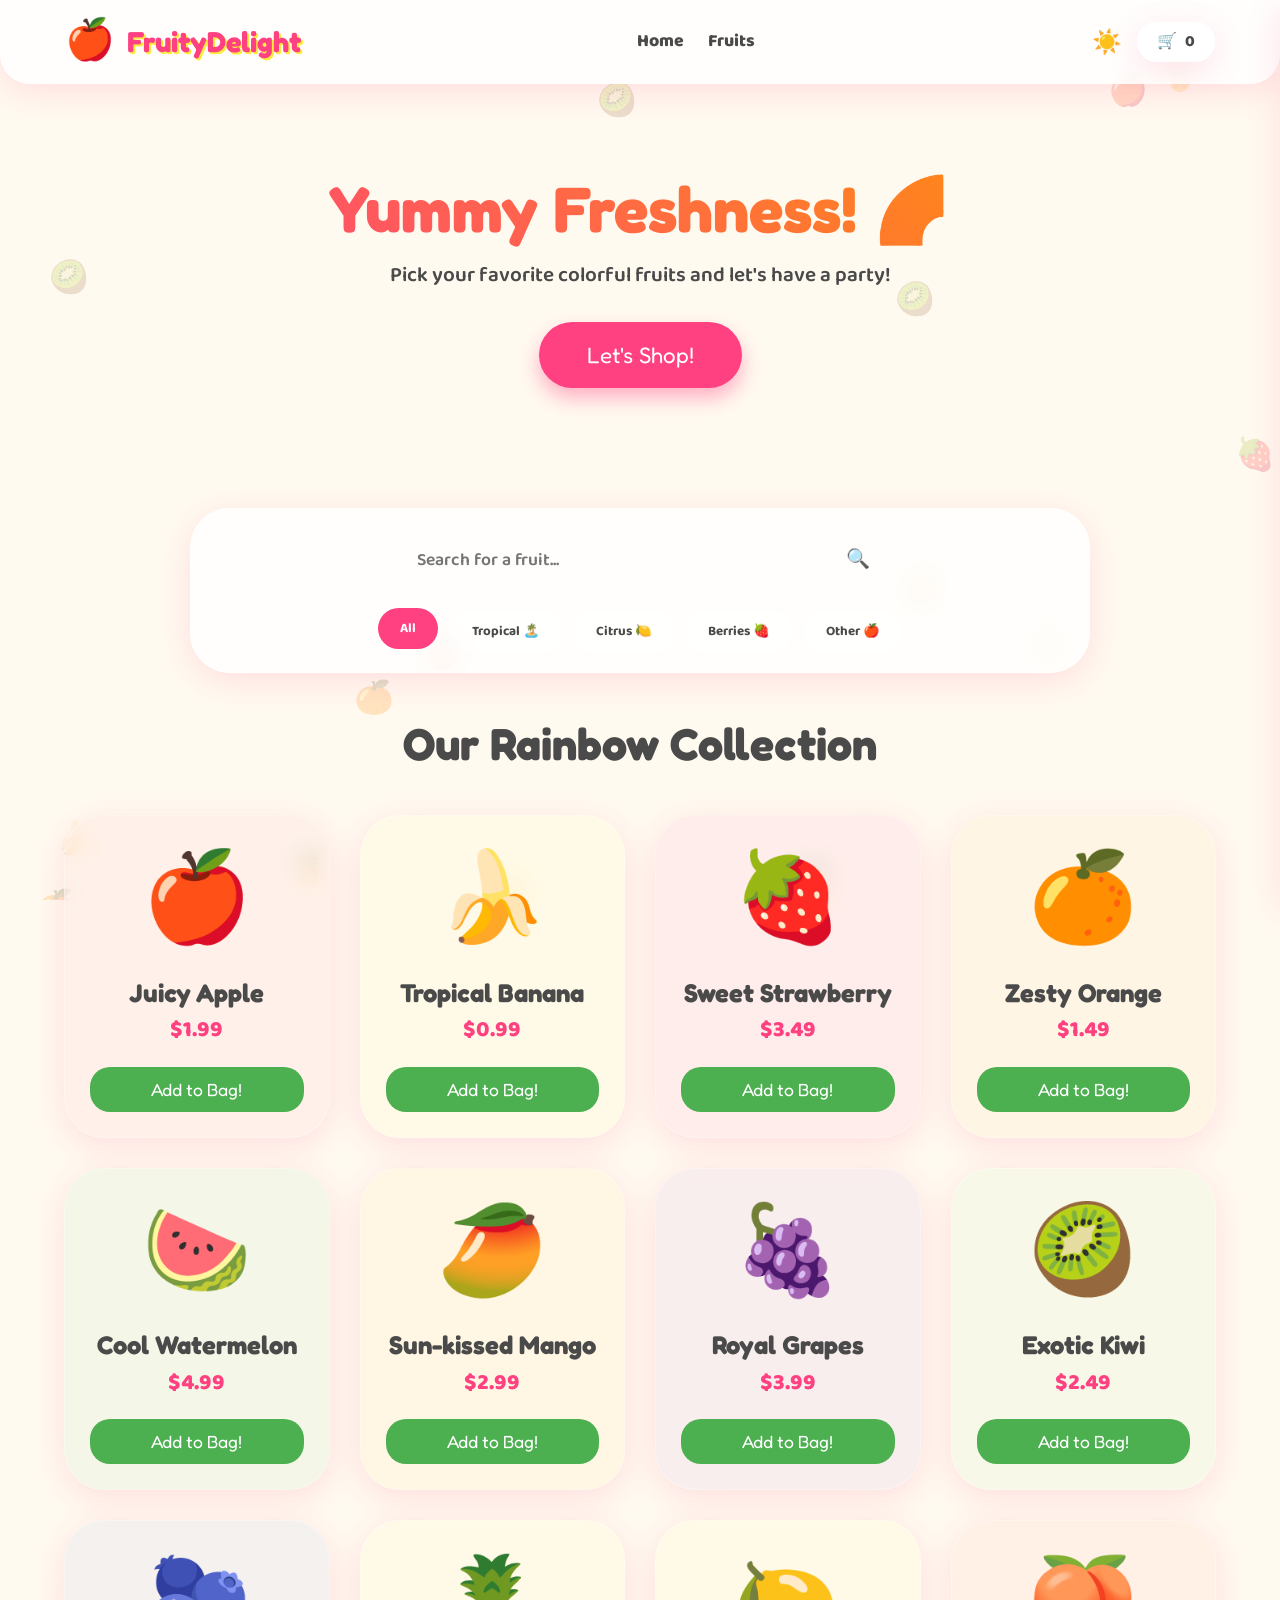
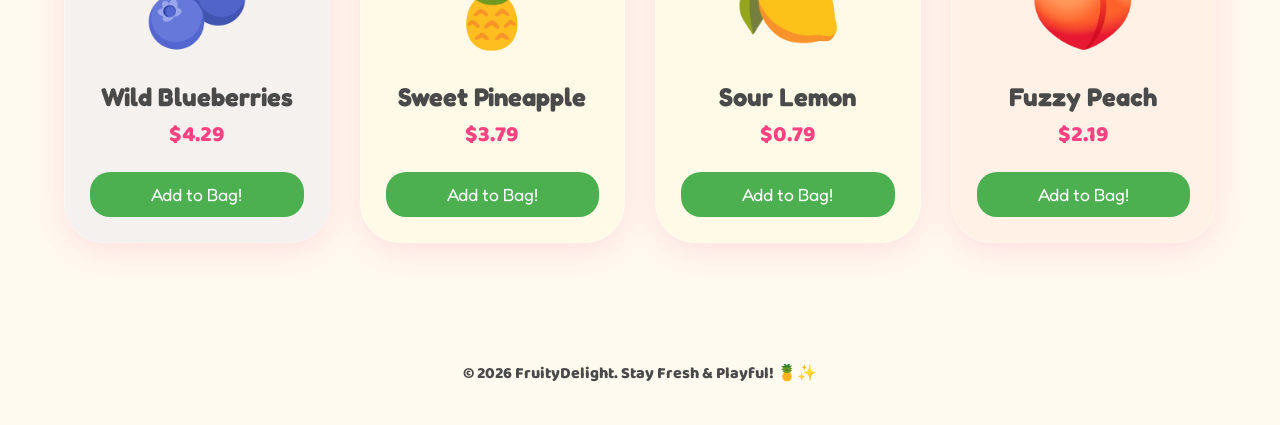
<file: Frontend/Fruit store/index.html>
<!DOCTYPE html>
<html lang="en">
<head>
    <meta charset="UTF-8">
    <meta name="viewport" content="width=device-width, initial-scale=1.0">
    <title>Fruity Delight - The Most Fun Fruit Store!</title>
    <!-- Playful Google Fonts -->
    <link href="https://fonts.googleapis.com/css2?family=Fredoka+One&family=Baloo+2:wght@400;600;800&display=swap" rel="stylesheet">
    <link rel="stylesheet" href="styles.css">
</head>
<body class="light-theme">
    <div class="bg-decorations" id="bg-decorations">
        <!-- Floating fruits will be added here by JS -->
    </div>

    <header class="main-header glass">
        <div class="logo">
            <span class="logo-icon bounce-animation">🍎</span>
            <h1>FruityDelight</h1>
        </div>
        <nav>
            <ul>
                <li><a href="#home">Home</a></li>
                <li><a href="#products">Fruits</a></li>
            </ul>
        </nav>
        <div class="header-actions">
            <button id="theme-toggle" class="icon-btn theme-toggle" title="Toggle Day/Night Mode">
                <span class="sun-icon">☀️</span>
                <span class="moon-icon">🌙</span>
            </button>
            <div class="cart-summary glass" id="cart-summary-btn">
                <span class="cart-icon">🛒</span>
                <span id="cart-count">0</span>
            </div>
        </div>
    </header>

    <main>
        <section id="home" class="hero">
            <div class="hero-content">
                <h2 class="wobble-text">Yummy Freshness! 🌈</h2>
                <p>Pick your favorite colorful fruits and let's have a party!</p>
                <button class="cta-button pulse-animation">Let's Shop!</button>
            </div>
        </section>

        <section id="products" class="product-section">
            <div class="controls-container glass">
                <div class="search-box">
                    <input type="text" id="search-input" placeholder="Search for a fruit...">
                    <span class="search-icon">🔍</span>
                </div>
                <div class="filter-categories" id="filter-categories">
                    <button class="filter-btn active" data-category="all">All</button>
                    <button class="filter-btn" data-category="Tropical">Tropical 🏝️</button>
                    <button class="filter-btn" data-category="Citrus">Citrus 🍋</button>
                    <button class="filter-btn" data-category="Berries">Berries 🍓</button>
                    <button class="filter-btn" data-category="Other">Other 🍎</button>
                </div>
            </div>

            <h2 class="section-title">Our Rainbow Collection</h2>
            <div id="product-grid" class="product-grid">
                <!-- Products will be injected here by app.js -->
            </div>
        </section>
    </main>

    <!-- Cart Drawer -->
    <div id="cart-drawer" class="cart-drawer glass">
        <div class="drawer-header">
            <h3>Your Fruity Bag 🛍️</h3>
            <button id="close-drawer" class="close-btn">&times;</button>
        </div>
        <div id="cart-items-container" class="cart-items-list">
            <!-- Cart items will be injected here -->
            <div class="empty-cart-msg">Your bag is empty! Fill it with colors! 🌈</div>
        </div>
        <div class="drawer-footer">
            <div class="total-section">
                <span>Total:</span>
                <span id="cart-total-price">$0.00</span>
            </div>
            <button class="checkout-btn">Checkout Now! 🚀</button>
        </div>
    </div>
    <div id="drawer-overlay" class="drawer-overlay"></div>

    <!-- Product Detail Modal -->
    <div id="product-modal" class="modal">
        <div class="modal-content glass">
            <button id="close-modal" class="close-btn">&times;</button>
            <div id="modal-body" class="modal-inner">
                <!-- Modal content will be injected here -->
            </div>
        </div>
    </div>

    <footer class="main-footer">
        <p>&copy; 2026 FruityDelight. Stay Fresh & Playful! 🍍✨</p>
    </footer>

    <script src="app.js"></script>
</body>
</html>
</file>
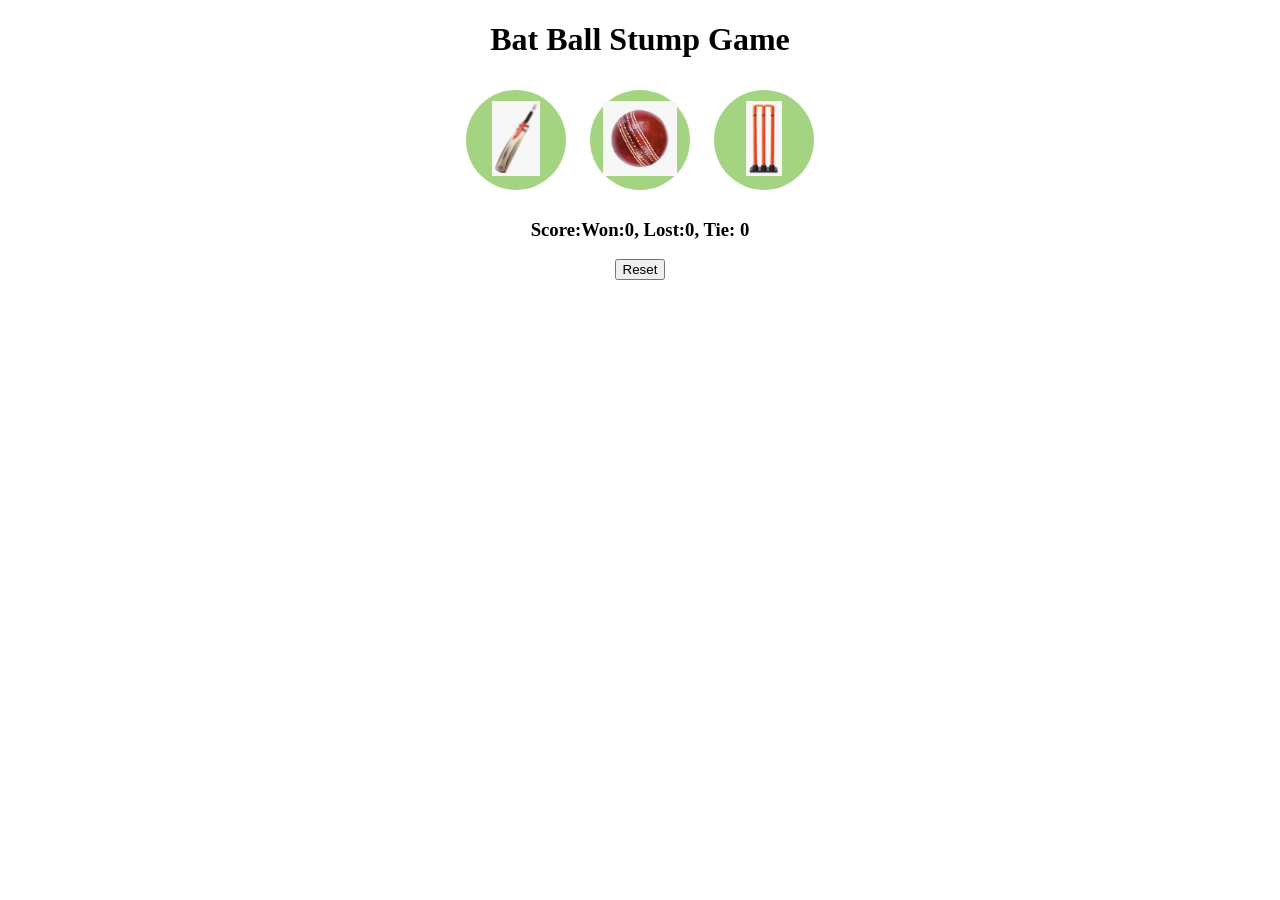
<file: Frontend/CricketGame/cricket.html>
<!DOCTYPE html>
<html lang="en">
<head>
  <title>Cricket Game</title>
  <link rel="stylesheet" href="cricket.css">
</head>
<body>
  <h1>Bat Ball Stump Game</h1>

  <button class="choice-button" onclick="
  let computerChoice = generateComputerChoice();
  let resultMsg = getResult('Bat', computerChoice);
  showResult('Bat', computerChoice, resultMsg);
  ">
    <img src="images/bat.jpeg" alt="Bat Image" class="choice-image">  
  </button>

  <button class="choice-button" onclick="
    computerChoice = generateComputerChoice();
    resultMsg = getResult('Ball', computerChoice);
    showResult('Ball', computerChoice, resultMsg);
  ">
    <img src="images/ball.jpeg" alt="Ball Image" class="choice-image">  
  </button>

  <button class="choice-button" onclick="
    computerChoice = generateComputerChoice();
    resultMsg = getResult('Stump', computerChoice);
    showResult('Stump', computerChoice, resultMsg);
  ">
    <img src="images/wicket.jpeg" alt="Stump Image" class="choice-image">
  </button>

  <h3 id="user-move"></h3>
  <h3 id="computer-move"></h3>
  <h3 id="result"></h3>
  <h3 id="score"></h3>

  <button onclick="localStorage.clear()
      resetScore();
  ">Reset</button>

  <script>
    let scoreStr = localStorage.getItem('Score');
    let score;
    resetScore(scoreStr);

    function resetScore(scoreStr) {
      score = scoreStr ? JSON.parse(scoreStr) : {
        win: 0,
        lost: 0,
        tie: 0,
      };

      score.displayScore = function() {
        return `Score:Won:${score.win}, Lost:${score.lost}, Tie: ${score.tie}`;
      };

      showResult();
    }

    function generateComputerChoice() {
      //This will generate random number between 0 and 3
      let randomNumber = Math.random() * 3;
      if (randomNumber > 0 && randomNumber <= 1) {
        return 'Bat';
      } else if (randomNumber > 1 && randomNumber <= 2) {
        return 'Ball';
      } else {
        return 'Stump'
      }
    }

    function getResult(userMove, computerMove) {
      if (userMove === 'Bat') {
        if (computerMove === 'Ball') {
          score.win++;
          return 'User won.';
        } else if (computerMove === 'Bat') {
          score.tie++;
          return `It's a tie`;
        } else if (computerMove === 'Stump') {
          score.lost++;
          return 'Computer has won';
        }
      } else if (userMove === 'Ball') {
        if (computerMove === 'Ball') {
          score.tie++;
          return `It's a tie`;
        } else if (computerMove === 'Bat') {
          score.lost++;
          return 'Computer has won';
        } else if (computerMove === 'Stump') {
          score.win++;
          return 'User won.';
        }
      } else {
        if (computerMove === 'Ball') {
          score.lost++;
          return 'Computer has won';
        } else if (computerMove === 'Bat') {
          score.win++;
          return 'User won.';
        } else if (computerMove === 'Stump') {
          score.tie++;
          return `It's a tie`;
        }
      }
    }

    function showResult(userMove, computerMove, result) {
      localStorage.setItem('Score', JSON.stringify(score));
      
      document.querySelector('#user-move').innerText = 
        userMove ? `You have chosen ${userMove}` : '';
      
      document.querySelector('#computer-move').innerText =
        computerMove ? `Computer choice is ${computerMove}` : '';
      
      document.querySelector('#result').innerText = result || '';

      document.querySelector('#score').innerText = score.displayScore();
    }
  </script>
</body>
</html>
</file>
<file: Frontend/Fruit store/styles.css>
:root {
    /* Light Theme Variables */
    --bg-color: #fffaf0;
    --text-color: #4a4a4a;
    --primary-accent: #ff4081;
    --secondary-accent: #ffeb3b;
    --success-accent: #4caf50;
    --orange-accent: #ff9800;
    --header-glass: rgba(255, 255, 255, 0.7);
    --card-bg: rgba(255, 255, 255, 0.8);
    --glass-border: rgba(255, 255, 255, 0.3);
    --shadow: 0 8px 32px 0 rgba(255, 64, 129, 0.15);
    
    --font-main: 'Baloo 2', cursive;
    --font-heading: 'Fredoka One', cursive;
    --transition-speed: 0.4s;
}

.dark-theme {
    --bg-color: #1a1a2e;
    --text-color: #e0e0e0;
    --primary-accent: #ff4081;
    --secondary-accent: #ffd600;
    --success-accent: #00e676;
    --orange-accent: #ffab40;
    --header-glass: rgba(26, 26, 46, 0.7);
    --card-bg: rgba(255, 255, 255, 0.1);
    --glass-border: rgba(255, 255, 255, 0.1);
    --shadow: 0 8px 32px 0 rgba(0, 0, 0, 0.4);
}

* {
    margin: 0;
    padding: 0;
    box-sizing: border-box;
    -webkit-tap-highlight-color: transparent;
}

body {
    font-family: var(--font-main);
    background-color: var(--bg-color);
    color: var(--text-color);
    line-height: 1.4;
    transition: background-color var(--transition-speed), color var(--transition-speed);
    overflow-x: hidden;
    min-height: 100vh;
}

/* Background Decorations */
.bg-decorations {
    position: fixed;
    top: 0;
    left: 0;
    width: 100%;
    height: 100%;
    z-index: -1;
    pointer-events: none;
    overflow: hidden;
}

.floating-fruit {
    position: absolute;
    font-size: 2rem;
    opacity: 0.2;
    animation: float 15s infinite ease-in-out;
}

@keyframes float {
    0%, 100% { transform: translateY(0) rotate(0deg); }
    50% { transform: translateY(-100px) rotate(180deg); }
}

/* Glassmorphism utility */
.glass {
    background: var(--card-bg);
    backdrop-filter: blur(12px);
    -webkit-backdrop-filter: blur(12px);
    border: 1px solid var(--glass-border);
    box-shadow: var(--shadow);
}

/* Header Styles */
.main-header {
    display: flex;
    justify-content: space-between;
    align-items: center;
    padding: 0.8rem 5%;
    position: sticky;
    top: 0;
    z-index: 1000;
    border-radius: 0 0 30px 30px;
    margin-bottom: 20px;
}

.logo {
    display: flex;
    align-items: center;
    gap: 12px;
}

.logo h1 {
    font-family: var(--font-heading);
    font-size: 1.8rem;
    color: var(--primary-accent);
    text-shadow: 2px 2px 0px var(--secondary-accent);
}

.logo-icon {
    font-size: 2.5rem;
}

nav ul {
    display: flex;
    list-style: none;
    gap: 1.5rem;
}

nav a {
    text-decoration: none;
    color: var(--text-color);
    font-weight: 800;
    font-size: 1.1rem;
    transition: color 0.3s, transform 0.3s;
}

nav a:hover {
    color: var(--primary-accent);
    transform: scale(1.1);
}

.header-actions {
    display: flex;
    align-items: center;
    gap: 15px;
}

.icon-btn {
    background: none;
    border: none;
    cursor: pointer;
    font-size: 1.5rem;
    transition: transform 0.3s;
}

.icon-btn:hover {
    transform: scale(1.2) rotate(10deg);
}

.theme-toggle .moon-icon { display: none; }
.dark-theme .theme-toggle .sun-icon { display: none; }
.dark-theme .theme-toggle .moon-icon { display: inline; }

.cart-summary {
    padding: 0.5rem 1.2rem;
    border-radius: 50px;
    font-weight: 800;
    display: flex;
    align-items: center;
    gap: 8px;
    cursor: pointer;
    transition: transform 0.3s, background-color 0.3s;
}

.cart-summary:hover {
    transform: scale(1.1) rotate(-3deg);
    background-color: var(--secondary-accent);
}

/* Hero Section */
.hero {
    padding: 60px 5%;
    text-align: center;
    position: relative;
}

.hero-content h2 {
    font-family: var(--font-heading);
    font-size: 4rem;
    margin-bottom: 0.5rem;
    background: linear-gradient(45deg, var(--primary-accent), var(--orange-accent));
    -webkit-background-clip: text;
    -webkit-text-fill-color: transparent;
}

.hero-content p {
    font-size: 1.3rem;
    font-weight: 600;
    margin-bottom: 2rem;
}

.cta-button {
    font-family: var(--font-heading);
    background-color: var(--primary-accent);
    color: white;
    border: none;
    padding: 1.2rem 3rem;
    font-size: 1.4rem;
    border-radius: 100px;
    cursor: pointer;
    box-shadow: 0 10px 20px rgba(255, 64, 129, 0.4);
    transition: all 0.3s;
}

.cta-button:hover {
    transform: scale(1.1) rotate(2deg);
    background-color: var(--orange-accent);
}

/* Controls (Search/Filter) */
.controls-container {
    margin: 40px auto;
    max-width: 900px;
    padding: 20px;
    border-radius: 40px;
    display: flex;
    flex-direction: column;
    gap: 20px;
    align-items: center;
}

.search-box {
    position: relative;
    width: 100%;
    max-width: 500px;
}

.search-box input {
    width: 100%;
    padding: 15px 50px 15px 25px;
    border-radius: 30px;
    border: 2px solid var(--glass-border);
    background: rgba(255, 255, 255, 0.1);
    font-family: inherit;
    font-size: 1.1rem;
    font-weight: 600;
    color: var(--text-color);
}

.search-icon {
    position: absolute;
    right: 20px;
    top: 50%;
    transform: translateY(-50%);
    font-size: 1.2rem;
}

.filter-categories {
    display: flex;
    flex-wrap: wrap;
    justify-content: center;
    gap: 12px;
}

.filter-btn {
    padding: 10px 22px;
    border-radius: 25px;
    border: none;
    background: var(--glass-border);
    color: var(--text-color);
    font-family: inherit;
    font-weight: 700;
    cursor: pointer;
    transition: all 0.3s;
}

.filter-btn.active, .filter-btn:hover {
    background: var(--primary-accent);
    color: white;
    transform: translateY(-3px);
}

/* Product Section */
.product-section {
    padding: 20px 5%;
}

.section-title {
    font-family: var(--font-heading);
    text-align: center;
    font-size: 2.8rem;
    margin-bottom: 40px;
    color: var(--text-color);
}

.product-grid {
    display: grid;
    grid-template-columns: repeat(auto-fill, minmax(250px, 1fr));
    gap: 30px;
}

/* Product Card */
.product-card {
    border-radius: 40px;
    padding: 25px;
    text-align: center;
    transition: all 0.4s cubic-bezier(0.175, 0.885, 0.32, 1.275);
    cursor: pointer;
}

.product-card:hover {
    transform: scale(1.05) rotate(1deg);
    border-color: var(--primary-accent);
}

.product-image {
    font-size: 5.5rem;
    margin-bottom: 10px;
    display: block;
    transition: transform 0.3s;
}

.product-card:hover .product-image {
    transform: scale(1.2) rotate(-5deg);
}

.product-name {
    font-family: var(--font-heading);
    font-size: 1.6rem;
    margin-bottom: 5px;
}

.product-price {
    font-weight: 800;
    color: var(--primary-accent);
    font-size: 1.4rem;
    margin-bottom: 20px;
}

.add-btn {
    width: 100%;
    background: var(--success-accent);
    color: white;
    border: none;
    padding: 12px;
    border-radius: 20px;
    font-family: var(--font-heading);
    font-size: 1.1rem;
    cursor: pointer;
    transition: background 0.3s, transform 0.2s;
}

.add-btn:hover {
    background: #388e3c;
    transform: scale(1.05);
}

/* Cart Drawer */
.cart-drawer {
    position: fixed;
    top: 0;
    right: -400px;
    width: 100%;
    max-width: 400px;
    height: 100%;
    z-index: 2000;
    transition: right 0.5s cubic-bezier(0.77, 0, 0.175, 1);
    display: flex;
    flex-direction: column;
}

.cart-drawer.open {
    right: 0;
}

.drawer-header {
    padding: 25px;
    display: flex;
    justify-content: space-between;
    align-items: center;
    border-bottom: 2px solid var(--glass-border);
}

.drawer-header h3 {
    font-family: var(--font-heading);
    font-size: 1.8rem;
}

.cart-items-list {
    flex: 1;
    overflow-y: auto;
    padding: 20px;
}

.drawer-footer {
    padding: 25px;
    border-top: 2px solid var(--glass-border);
}

.total-section {
    display: flex;
    justify-content: space-between;
    font-size: 1.5rem;
    font-weight: 800;
    margin-bottom: 20px;
}

.checkout-btn {
    width: 100%;
    padding: 18px;
    background: var(--primary-accent);
    color: white;
    border: none;
    border-radius: 25px;
    font-family: var(--font-heading);
    font-size: 1.3rem;
    cursor: pointer;
    box-shadow: 0 5px 15px rgba(255, 64, 129, 0.3);
}

.drawer-overlay {
    position: fixed;
    top: 0;
    left: 0;
    width: 100%;
    height: 100%;
    background: rgba(0,0,0,0.4);
    backdrop-filter: blur(5px);
    z-index: 1500;
    display: none;
    opacity: 0;
    transition: opacity 0.5s;
}

.drawer-overlay.visible {
    display: block;
    opacity: 1;
}

/* Cart Item */
.cart-item {
    display: flex;
    align-items: center;
    gap: 15px;
    margin-bottom: 20px;
    padding: 15px;
    border-radius: 20px;
}

.cart-item-icon {
    font-size: 2.5rem;
}

.cart-item-info {
    flex: 1;
}

.cart-item-name {
    font-weight: 800;
    font-size: 1.1rem;
}

.cart-item-controls {
    display: flex;
    align-items: center;
    gap: 10px;
    margin-top: 5px;
}

.qty-btn {
    width: 28px;
    height: 28px;
    border-radius: 50%;
    border: 2px solid var(--primary-accent);
    background: none;
    color: var(--primary-accent);
    font-weight: 800;
    cursor: pointer;
    display: flex;
    align-items: center;
    justify-content: center;
}

/* Modal */
.modal {
    display: none;
    position: fixed;
    top: 0;
    left: 0;
    width: 100%;
    height: 100%;
    z-index: 3000;
    align-items: center;
    justify-content: center;
    padding: 20px;
}

.modal.open {
    display: flex;
    animation: zoomIn 0.3s forwards;
}

.modal-content {
    width: 100%;
    max-width: 600px;
    border-radius: 50px;
    padding: 40px;
    position: relative;
}

.close-btn {
    position: absolute;
    top: 20px;
    right: 20px;
    background: none;
    border: none;
    font-size: 2rem;
    cursor: pointer;
    color: var(--text-color);
}

.modal-inner {
    display: flex;
    flex-direction: column;
    align-items: center;
    text-align: center;
}

.modal-icon {
    font-size: 8rem;
    margin-bottom: 20px;
}

/* Animations */
@keyframes zoomIn {
    from { transform: scale(0.5); opacity: 0; }
    to { transform: scale(1); opacity: 1; }
}

.bounce-animation {
    animation: bounce 2s infinite ease-in-out;
}

@keyframes bounce {
    0%, 100% { transform: translateY(0); }
    50% { transform: translateY(-15px); }
}

.pulse-animation {
    animation: pulse 2s infinite;
}

@keyframes pulse {
    0% { box-shadow: 0 0 0 0 rgba(255, 64, 129, 0.7); }
    70% { box-shadow: 0 0 0 20px rgba(255, 64, 129, 0); }
    100% { box-shadow: 0 0 0 0 rgba(255, 64, 129, 0); }
}

.wobble-text {
    animation: wobble 5s infinite;
}

@keyframes wobble {
    0%, 100% { transform: rotate(0deg); }
    25% { transform: rotate(-2deg); }
    75% { transform: rotate(2deg); }
}

.flying-fruit-animation {
    position: fixed;
    z-index: 5000;
    font-size: 2.5rem;
    pointer-events: none;
    transition: all 0.8s cubic-bezier(0.175, 0.885, 0.32, 1.275);
}

/* Footer */
.main-footer {
    text-align: center;
    padding: 40px;
    margin-top: 60px;
    font-weight: 800;
}

@media (max-width: 600px) {
    .hero-content h2 { font-size: 2.5rem; }
    .controls-container { border-radius: 20px; }
    .cart-drawer { max-width: 100%; right: -100%; }
}
</file>
<file: Frontend/CricketGame/cricket.css>
body {
  text-align: center;
}

.choice-button {
  height: 100px;
  width: 100px;
  border: none;
  margin: 10px;
  background-color: rgb(164, 212, 130);
  border-radius: 50px;
  cursor: pointer;
}

.choice-image {
  height: 75px;
}
</file>
